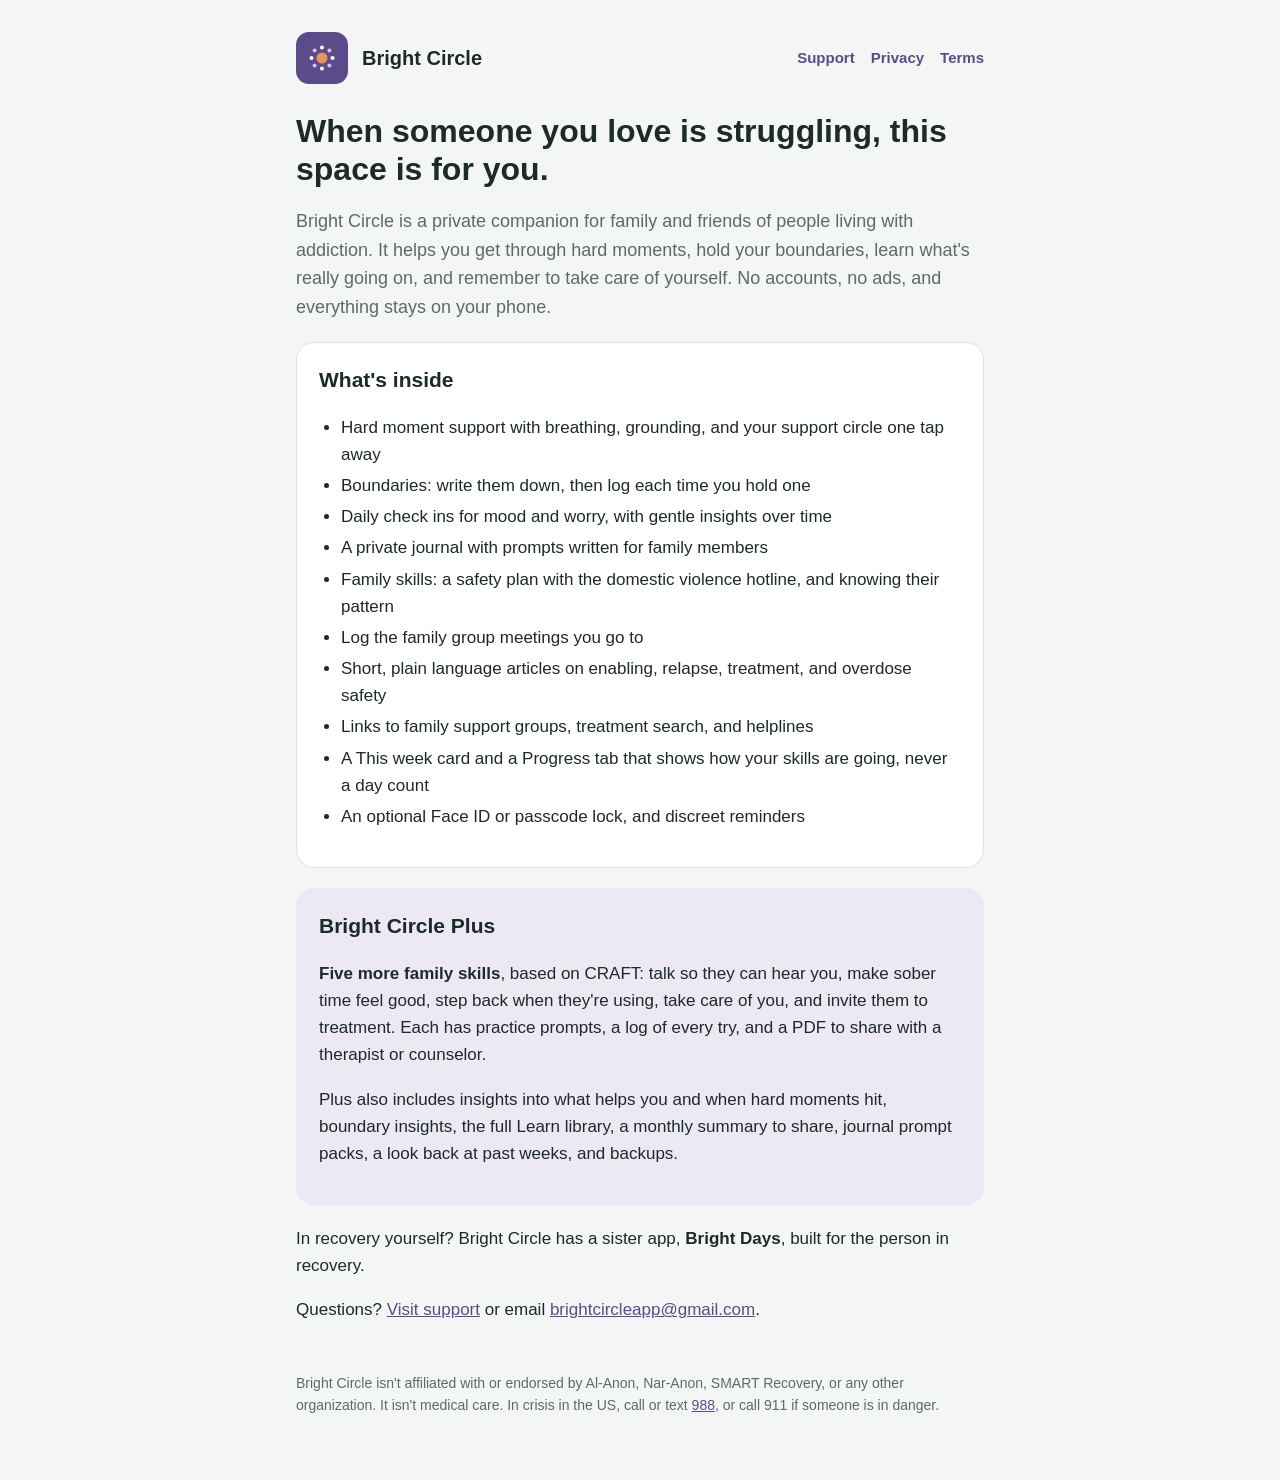
<file: index.html>
<!doctype html>
<html lang="en">
<head>
<meta charset="utf-8">
<meta name="viewport" content="width=device-width, initial-scale=1">
<title>Bright Circle | Support for families and friends</title>
<meta name="description" content="Bright Circle is a private companion for family and friends of people living with addiction. Everything stays on your phone.">
<link rel="stylesheet" href="style.css">
</head>
<body>
<div class="wrap">
  <header>
    <a href="index.html">
      <span class="logo"><svg width="34" height="34" viewBox="0 0 34 34" aria-hidden="true"><circle cx="17" cy="17" r="5.5" fill="#E8955A"/><g fill="#fff"><circle cx="17" cy="6.5" r="2"/><circle cx="17" cy="27.5" r="2"/><circle cx="6.5" cy="17" r="2"/><circle cx="27.5" cy="17" r="2"/></g><g fill="#fff" opacity=".7"><circle cx="9.6" cy="9.6" r="2"/><circle cx="24.4" cy="9.6" r="2"/><circle cx="9.6" cy="24.4" r="2"/><circle cx="24.4" cy="24.4" r="2"/></g></svg></span>
      <span class="brand">Bright Circle</span>
    </a>
    <nav><a href="support.html">Support</a><a href="privacy.html">Privacy</a><a href="terms.html">Terms</a></nav>
  </header>

  <h1>When someone you love is struggling, this space is for you.</h1>
  <p class="lede">Bright Circle is a private companion for family and friends of people living with addiction. It helps you get through hard moments, hold your boundaries, learn what's really going on, and remember to take care of yourself. No accounts, no ads, and everything stays on your phone.</p>

  <div class="card">
    <h2>What's inside</h2>
    <ul>
      <li>Hard moment support with breathing, grounding, and your support circle one tap away</li>
      <li>Boundaries: write them down, then log each time you hold one</li>
      <li>Daily check ins for mood and worry, with gentle insights over time</li>
      <li>A private journal with prompts written for family members</li>
      <li>Family skills: a safety plan with the domestic violence hotline, and knowing their pattern</li>
      <li>Log the family group meetings you go to</li>
      <li>Short, plain language articles on enabling, relapse, treatment, and overdose safety</li>
      <li>Links to family support groups, treatment search, and helplines</li>
      <li>A This week card and a Progress tab that shows how your skills are going, never a day count</li>
      <li>An optional Face ID or passcode lock, and discreet reminders</li>
    </ul>
  </div>

  <div class="card soft">
    <h2>Bright Circle Plus</h2>
    <p><strong>Five more family skills</strong>, based on CRAFT: talk so they can hear you, make sober time feel good, step back when they're using, take care of you, and invite them to treatment. Each has practice prompts, a log of every try, and a PDF to share with a therapist or counselor.</p>
    <p>Plus also includes insights into what helps you and when hard moments hit, boundary insights, the full Learn library, a monthly summary to share, journal prompt packs, a look back at past weeks, and backups.</p>
  </div>

  <p>In recovery yourself? Bright Circle has a sister app, <strong>Bright Days</strong>, built for the person in recovery.</p>

  <p>Questions? <a href="support.html">Visit support</a> or email <a href="mailto:brightcircleapp@gmail.com">brightcircleapp@gmail.com</a>.</p>

  <footer>Bright Circle isn't affiliated with or endorsed by Al-Anon, Nar-Anon, SMART Recovery, or any other organization. It isn't medical care. In crisis in the US, call or text <a href="tel:988">988</a>, or call 911 if someone is in danger.</footer>
</div>
</body>
</html>
</file>
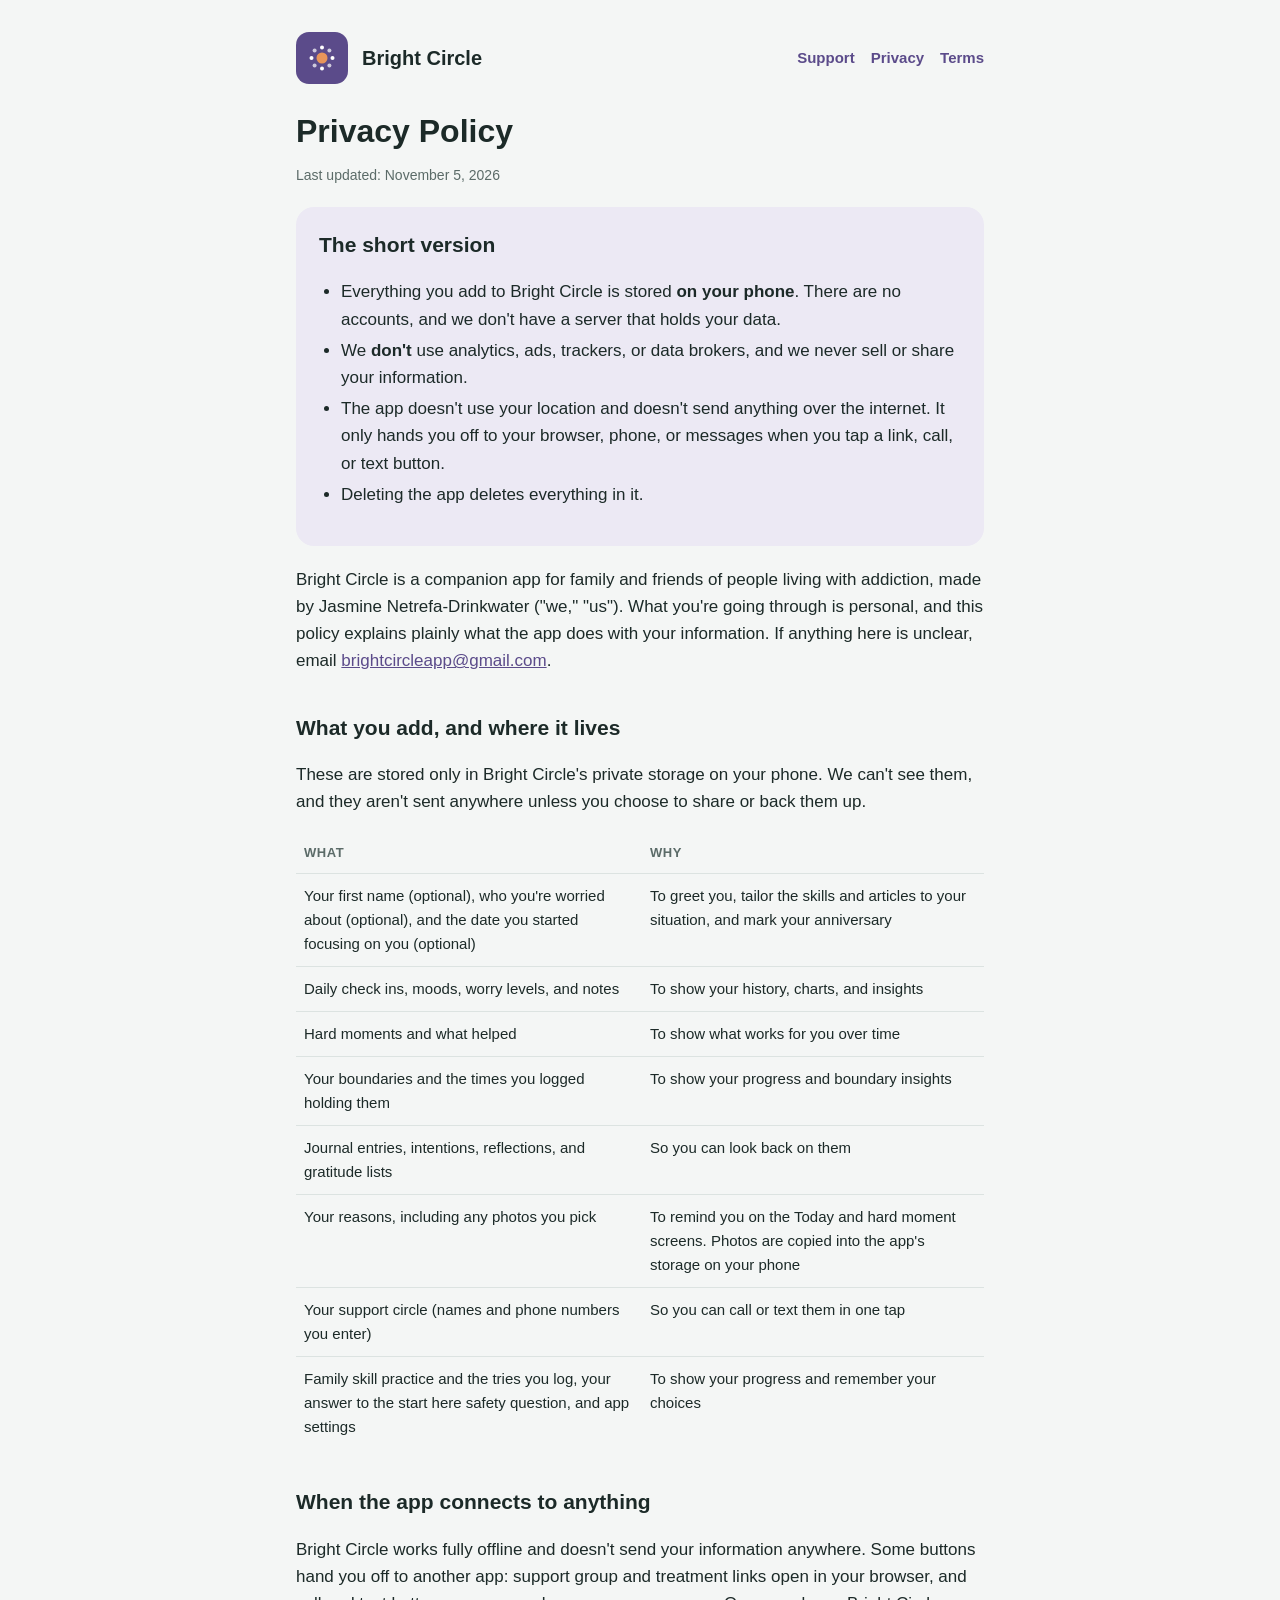
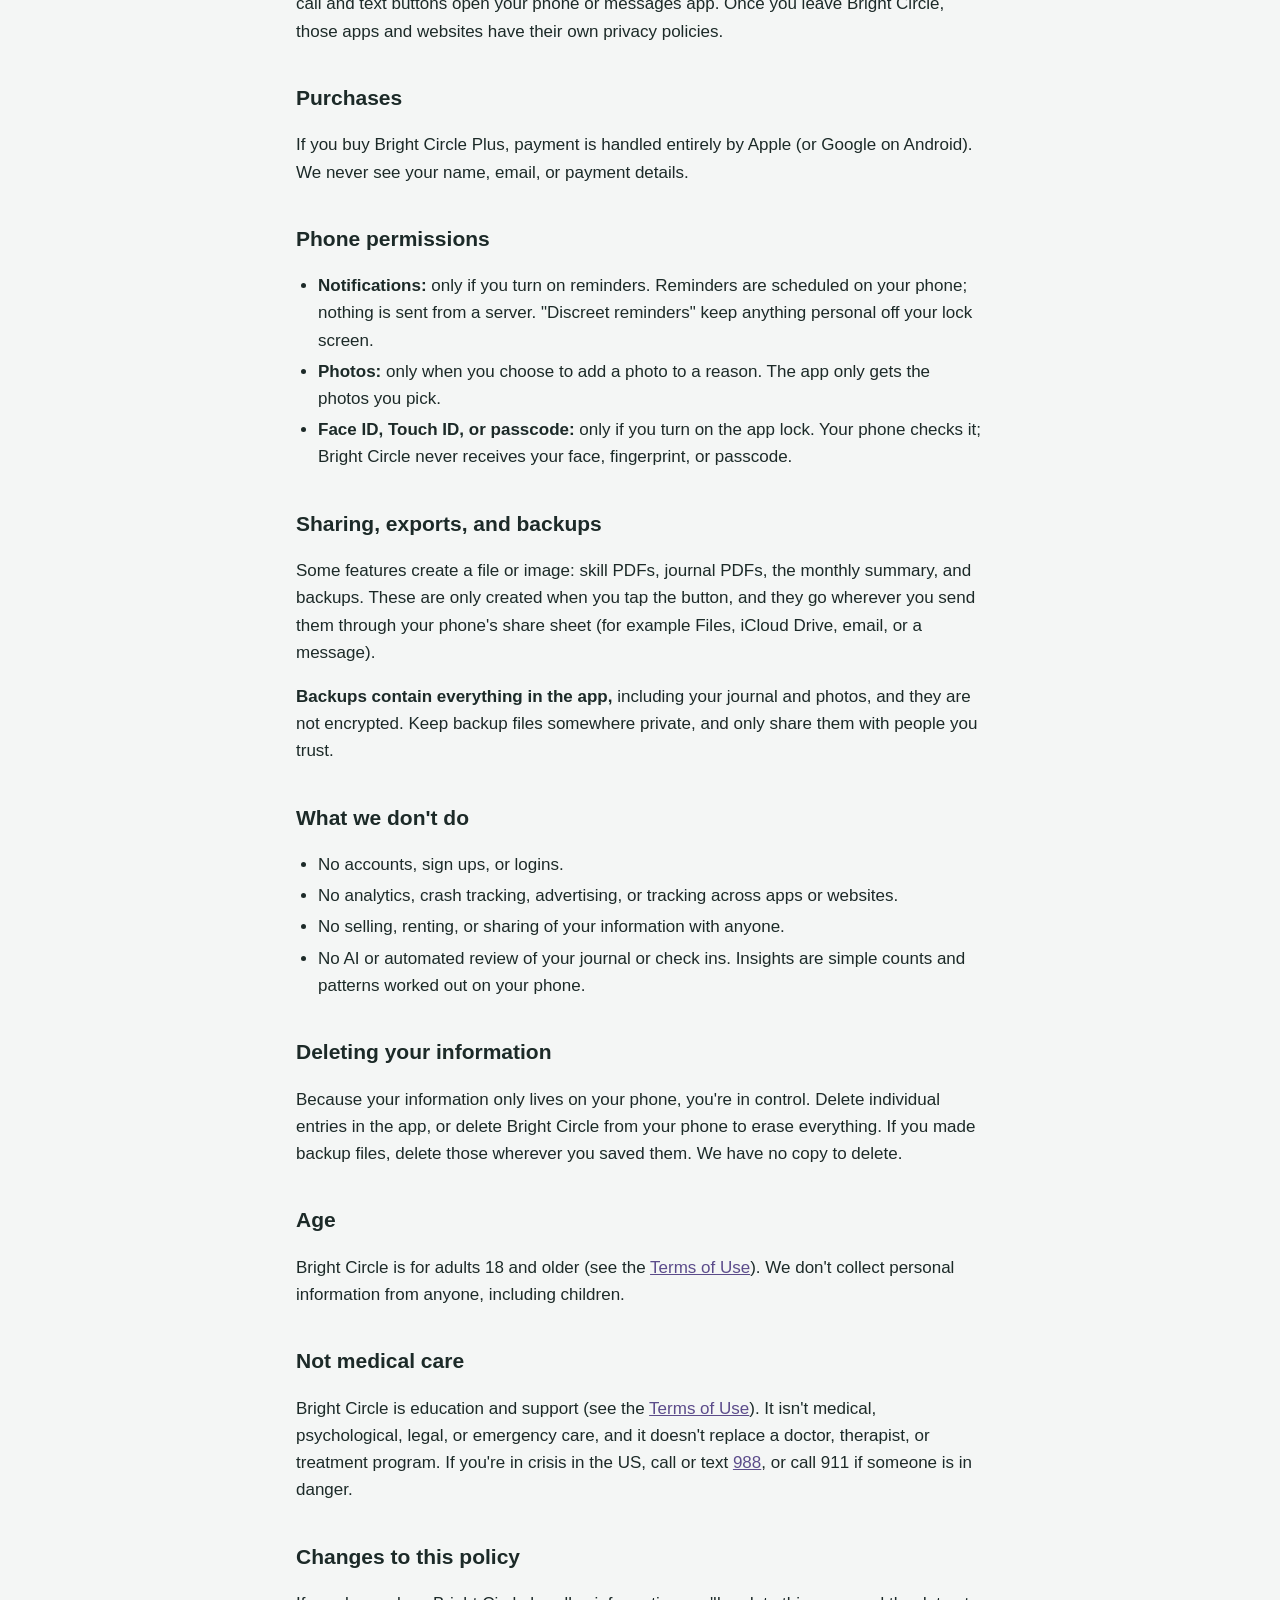
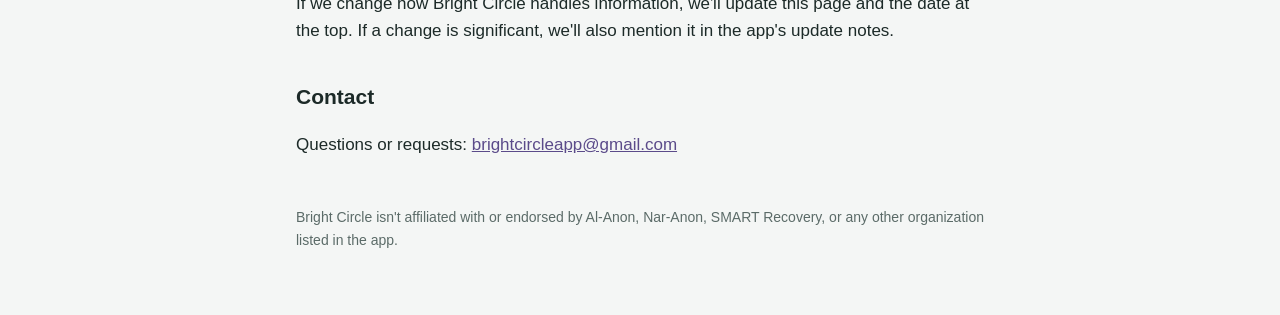
<file: privacy.html>
<!doctype html>
<html lang="en">
<head>
<meta charset="utf-8">
<meta name="viewport" content="width=device-width, initial-scale=1">
<title>Privacy Policy | Bright Circle</title>
<meta name="description" content="How Bright Circle handles your information. Everything you add stays on your phone.">
<link rel="stylesheet" href="style.css">
</head>
<body>
<div class="wrap">
  <header>
    <a href="index.html">
      <span class="logo"><svg width="34" height="34" viewBox="0 0 34 34" aria-hidden="true"><circle cx="17" cy="17" r="5.5" fill="#E8955A"/><g fill="#fff"><circle cx="17" cy="6.5" r="2"/><circle cx="17" cy="27.5" r="2"/><circle cx="6.5" cy="17" r="2"/><circle cx="27.5" cy="17" r="2"/></g><g fill="#fff" opacity=".7"><circle cx="9.6" cy="9.6" r="2"/><circle cx="24.4" cy="9.6" r="2"/><circle cx="9.6" cy="24.4" r="2"/><circle cx="24.4" cy="24.4" r="2"/></g></svg></span>
      <span class="brand">Bright Circle</span>
    </a>
    <nav><a href="support.html">Support</a><a href="privacy.html">Privacy</a><a href="terms.html">Terms</a></nav>
  </header>

  <h1>Privacy Policy</h1>
  <p class="updated">Last updated: November 5, 2026</p>

  <div class="card soft">
    <h2>The short version</h2>
    <ul>
      <li>Everything you add to Bright Circle is stored <strong>on your phone</strong>. There are no accounts, and we don't have a server that holds your data.</li>
      <li>We <strong>don't</strong> use analytics, ads, trackers, or data brokers, and we never sell or share your information.</li>
      <li>The app doesn't use your location and doesn't send anything over the internet. It only hands you off to your browser, phone, or messages when you tap a link, call, or text button.</li>
      <li>Deleting the app deletes everything in it.</li>
    </ul>
  </div>

  <p>Bright Circle is a companion app for family and friends of people living with addiction, made by Jasmine Netrefa-Drinkwater ("we," "us"). What you're going through is personal, and this policy explains plainly what the app does with your information. If anything here is unclear, email <a href="mailto:brightcircleapp@gmail.com">brightcircleapp@gmail.com</a>.</p>

  <h2>What you add, and where it lives</h2>
  <p>These are stored only in Bright Circle's private storage on your phone. We can't see them, and they aren't sent anywhere unless you choose to share or back them up.</p>
  <table>
    <thead><tr><th>What</th><th>Why</th></tr></thead>
    <tbody>
      <tr><td>Your first name (optional), who you're worried about (optional), and the date you started focusing on you (optional)</td><td>To greet you, tailor the skills and articles to your situation, and mark your anniversary</td></tr>
      <tr><td>Daily check ins, moods, worry levels, and notes</td><td>To show your history, charts, and insights</td></tr>
      <tr><td>Hard moments and what helped</td><td>To show what works for you over time</td></tr>
      <tr><td>Your boundaries and the times you logged holding them</td><td>To show your progress and boundary insights</td></tr>
      <tr><td>Journal entries, intentions, reflections, and gratitude lists</td><td>So you can look back on them</td></tr>
      <tr><td>Your reasons, including any photos you pick</td><td>To remind you on the Today and hard moment screens. Photos are copied into the app's storage on your phone</td></tr>
      <tr><td>Your support circle (names and phone numbers you enter)</td><td>So you can call or text them in one tap</td></tr>
      <tr><td>Family skill practice and the tries you log, your answer to the start here safety question, and app settings</td><td>To show your progress and remember your choices</td></tr>
    </tbody>
  </table>

  <h2>When the app connects to anything</h2>
  <p>Bright Circle works fully offline and doesn't send your information anywhere. Some buttons hand you off to another app: support group and treatment links open in your browser, and call and text buttons open your phone or messages app. Once you leave Bright Circle, those apps and websites have their own privacy policies.</p>

  <h2>Purchases</h2>
  <p>If you buy Bright Circle Plus, payment is handled entirely by Apple (or Google on Android). We never see your name, email, or payment details.</p>

  <h2>Phone permissions</h2>
  <ul>
    <li><strong>Notifications:</strong> only if you turn on reminders. Reminders are scheduled on your phone; nothing is sent from a server. "Discreet reminders" keep anything personal off your lock screen.</li>
    <li><strong>Photos:</strong> only when you choose to add a photo to a reason. The app only gets the photos you pick.</li>
    <li><strong>Face ID, Touch ID, or passcode:</strong> only if you turn on the app lock. Your phone checks it; Bright Circle never receives your face, fingerprint, or passcode.</li>
  </ul>

  <h2>Sharing, exports, and backups</h2>
  <p>Some features create a file or image: skill PDFs, journal PDFs, the monthly summary, and backups. These are only created when you tap the button, and they go wherever you send them through your phone's share sheet (for example Files, iCloud Drive, email, or a message).</p>
  <p><strong>Backups contain everything in the app,</strong> including your journal and photos, and they are not encrypted. Keep backup files somewhere private, and only share them with people you trust.</p>

  <h2>What we don't do</h2>
  <ul>
    <li>No accounts, sign ups, or logins.</li>
    <li>No analytics, crash tracking, advertising, or tracking across apps or websites.</li>
    <li>No selling, renting, or sharing of your information with anyone.</li>
    <li>No AI or automated review of your journal or check ins. Insights are simple counts and patterns worked out on your phone.</li>
  </ul>

  <h2>Deleting your information</h2>
  <p>Because your information only lives on your phone, you're in control. Delete individual entries in the app, or delete Bright Circle from your phone to erase everything. If you made backup files, delete those wherever you saved them. We have no copy to delete.</p>

  <h2>Age</h2>
  <p>Bright Circle is for adults 18 and older (see the <a href="terms.html">Terms of Use</a>). We don't collect personal information from anyone, including children.</p>

  <h2>Not medical care</h2>
  <p>Bright Circle is education and support (see the <a href="terms.html">Terms of Use</a>). It isn't medical, psychological, legal, or emergency care, and it doesn't replace a doctor, therapist, or treatment program. If you're in crisis in the US, call or text <a href="tel:988">988</a>, or call 911 if someone is in danger.</p>

  <h2>Changes to this policy</h2>
  <p>If we change how Bright Circle handles information, we'll update this page and the date at the top. If a change is significant, we'll also mention it in the app's update notes.</p>

  <h2>Contact</h2>
  <p>Questions or requests: <a href="mailto:brightcircleapp@gmail.com">brightcircleapp@gmail.com</a></p>

  <footer>Bright Circle isn't affiliated with or endorsed by Al-Anon, Nar-Anon, SMART Recovery, or any other organization listed in the app.</footer>
</div>
</body>
</html>
</file>
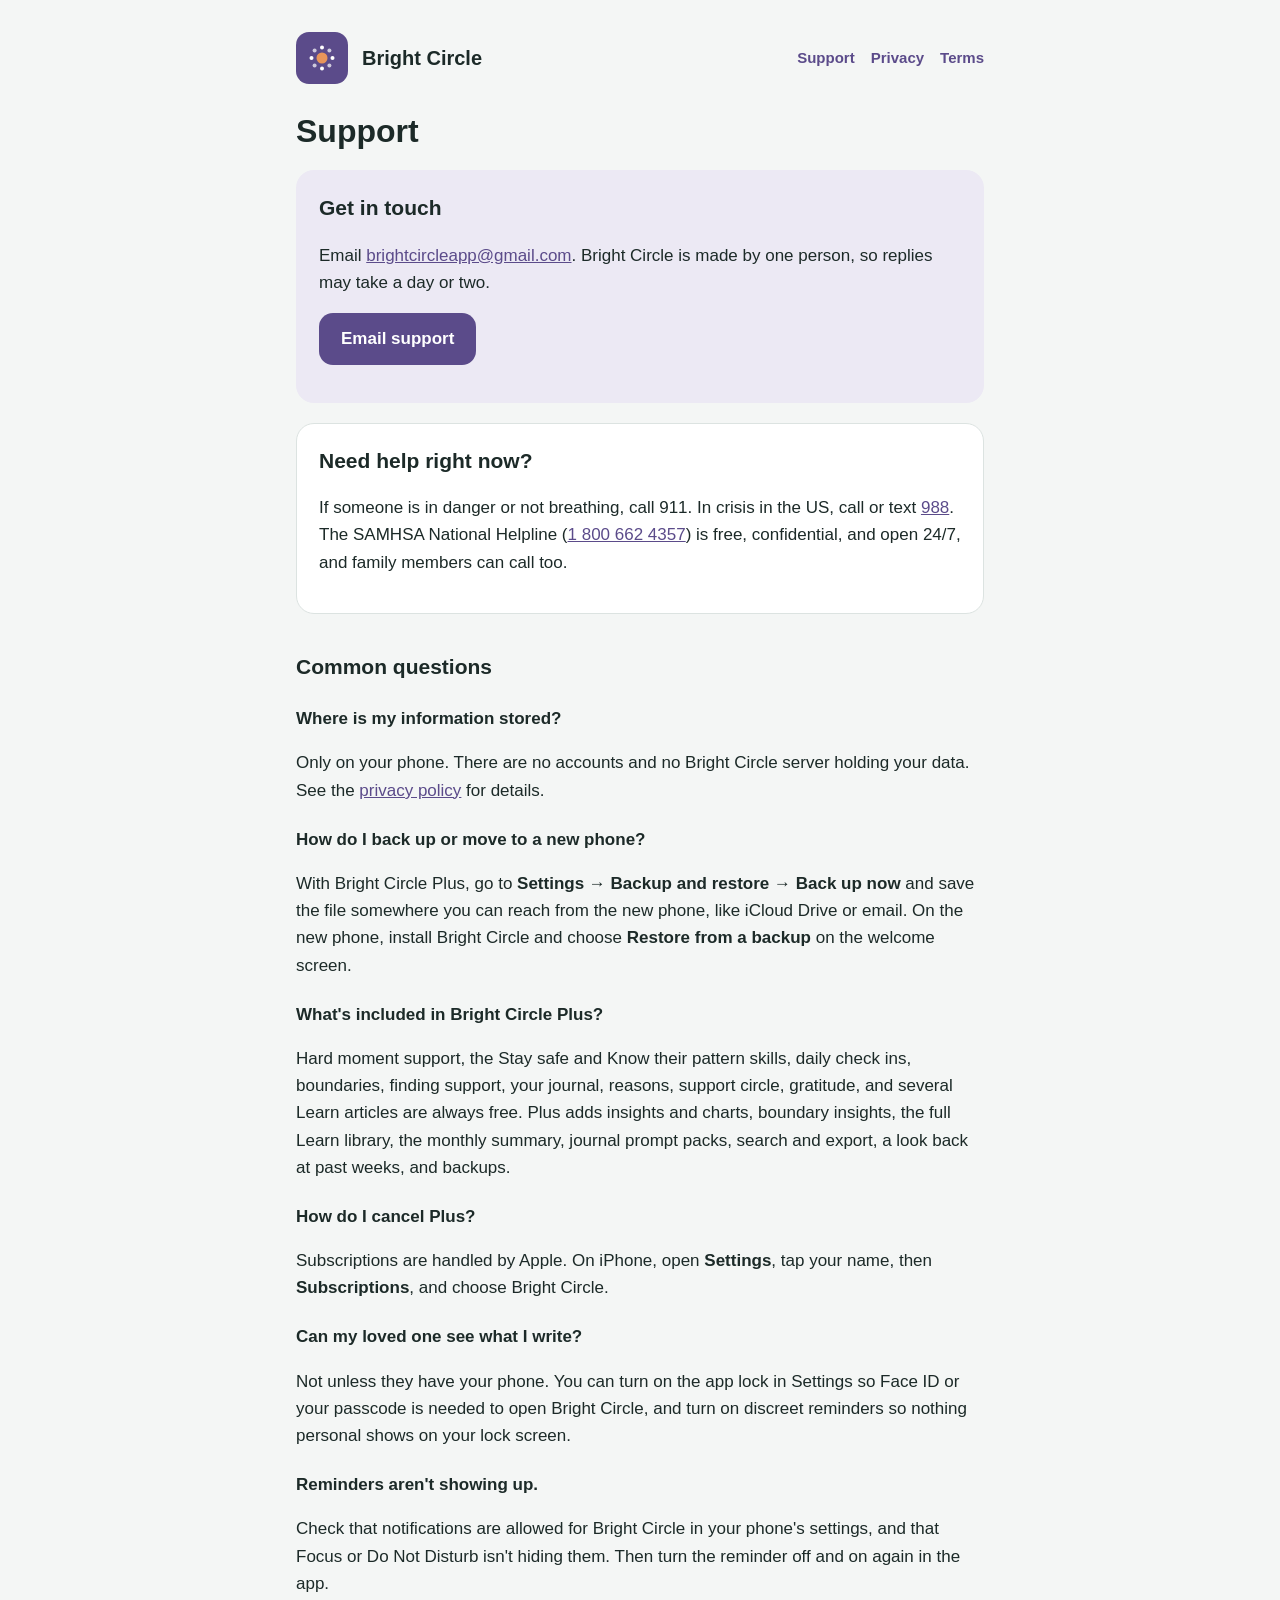
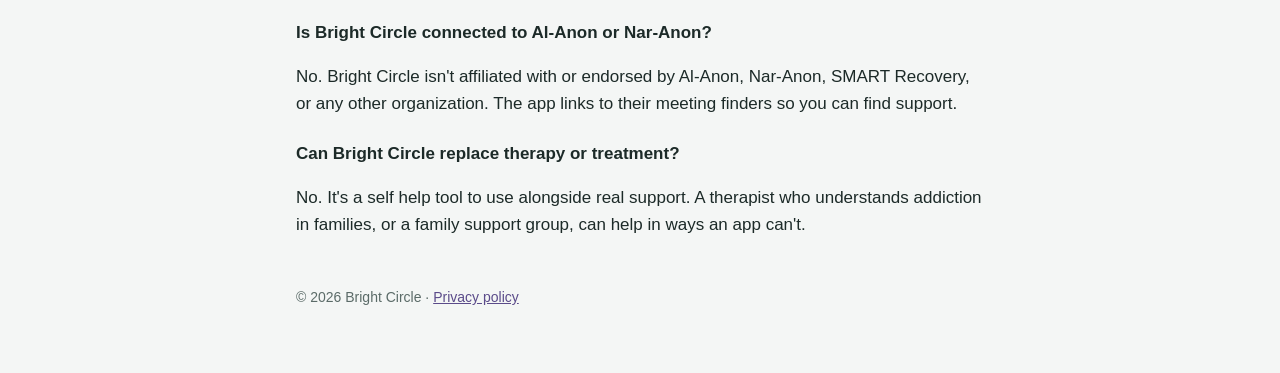
<file: support.html>
<!doctype html>
<html lang="en">
<head>
<meta charset="utf-8">
<meta name="viewport" content="width=device-width, initial-scale=1">
<title>Support | Bright Circle</title>
<meta name="description" content="Help with Bright Circle: backups, Plus, reminders, privacy, and how to reach us.">
<link rel="stylesheet" href="style.css">
</head>
<body>
<div class="wrap">
  <header>
    <a href="index.html">
      <span class="logo"><svg width="34" height="34" viewBox="0 0 34 34" aria-hidden="true"><circle cx="17" cy="17" r="5.5" fill="#E8955A"/><g fill="#fff"><circle cx="17" cy="6.5" r="2"/><circle cx="17" cy="27.5" r="2"/><circle cx="6.5" cy="17" r="2"/><circle cx="27.5" cy="17" r="2"/></g><g fill="#fff" opacity=".7"><circle cx="9.6" cy="9.6" r="2"/><circle cx="24.4" cy="9.6" r="2"/><circle cx="9.6" cy="24.4" r="2"/><circle cx="24.4" cy="24.4" r="2"/></g></svg></span>
      <span class="brand">Bright Circle</span>
    </a>
    <nav><a href="support.html">Support</a><a href="privacy.html">Privacy</a><a href="terms.html">Terms</a></nav>
  </header>

  <h1>Support</h1>

  <div class="card soft">
    <h2>Get in touch</h2>
    <p>Email <a href="mailto:brightcircleapp@gmail.com?subject=Bright%20Circle%20support">brightcircleapp@gmail.com</a>. Bright Circle is made by one person, so replies may take a day or two.</p>
    <p><a class="button" href="mailto:brightcircleapp@gmail.com?subject=Bright%20Circle%20support">Email support</a></p>
  </div>

  <div class="card">
    <h2>Need help right now?</h2>
    <p>If someone is in danger or not breathing, call 911. In crisis in the US, call or text <a href="tel:988">988</a>. The SAMHSA National Helpline (<a href="tel:18006624357">1 800 662 4357</a>) is free, confidential, and open 24/7, and family members can call too.</p>
  </div>

  <h2>Common questions</h2>

  <h3>Where is my information stored?</h3>
  <p>Only on your phone. There are no accounts and no Bright Circle server holding your data. See the <a href="privacy.html">privacy policy</a> for details.</p>

  <h3>How do I back up or move to a new phone?</h3>
  <p>With Bright Circle Plus, go to <strong>Settings → Backup and restore → Back up now</strong> and save the file somewhere you can reach from the new phone, like iCloud Drive or email. On the new phone, install Bright Circle and choose <strong>Restore from a backup</strong> on the welcome screen.</p>

  <h3>What's included in Bright Circle Plus?</h3>
  <p>Hard moment support, the Stay safe and Know their pattern skills, daily check ins, boundaries, finding support, your journal, reasons, support circle, gratitude, and several Learn articles are always free. Plus adds insights and charts, boundary insights, the full Learn library, the monthly summary, journal prompt packs, search and export, a look back at past weeks, and backups.</p>

  <h3>How do I cancel Plus?</h3>
  <p>Subscriptions are handled by Apple. On iPhone, open <strong>Settings</strong>, tap your name, then <strong>Subscriptions</strong>, and choose Bright Circle.</p>

  <h3>Can my loved one see what I write?</h3>
  <p>Not unless they have your phone. You can turn on the app lock in Settings so Face ID or your passcode is needed to open Bright Circle, and turn on discreet reminders so nothing personal shows on your lock screen.</p>

  <h3>Reminders aren't showing up.</h3>
  <p>Check that notifications are allowed for Bright Circle in your phone's settings, and that Focus or Do Not Disturb isn't hiding them. Then turn the reminder off and on again in the app.</p>

  <h3>Is Bright Circle connected to Al-Anon or Nar-Anon?</h3>
  <p>No. Bright Circle isn't affiliated with or endorsed by Al-Anon, Nar-Anon, SMART Recovery, or any other organization. The app links to their meeting finders so you can find support.</p>

  <h3>Can Bright Circle replace therapy or treatment?</h3>
  <p>No. It's a self help tool to use alongside real support. A therapist who understands addiction in families, or a family support group, can help in ways an app can't.</p>

  <footer>© 2026 Bright Circle · <a href="privacy.html">Privacy policy</a></footer>
</div>
</body>
</html>
</file>
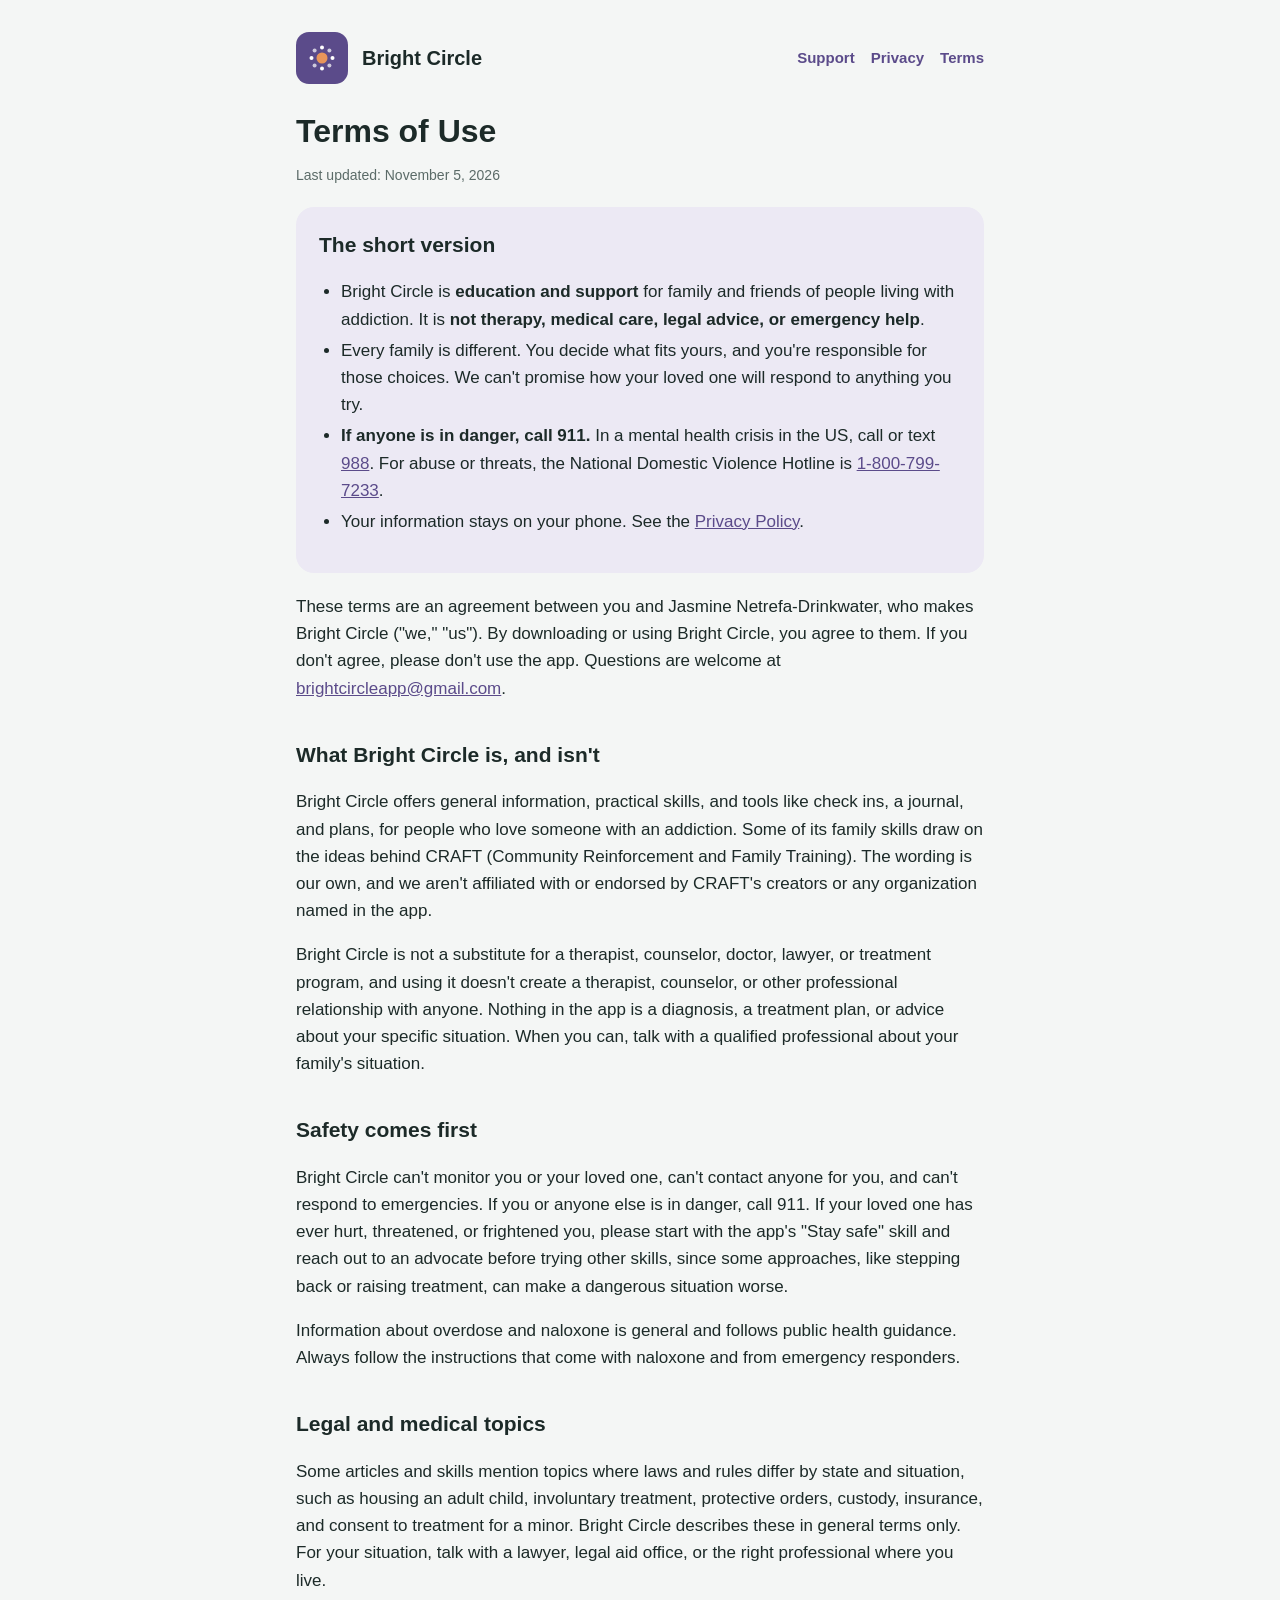
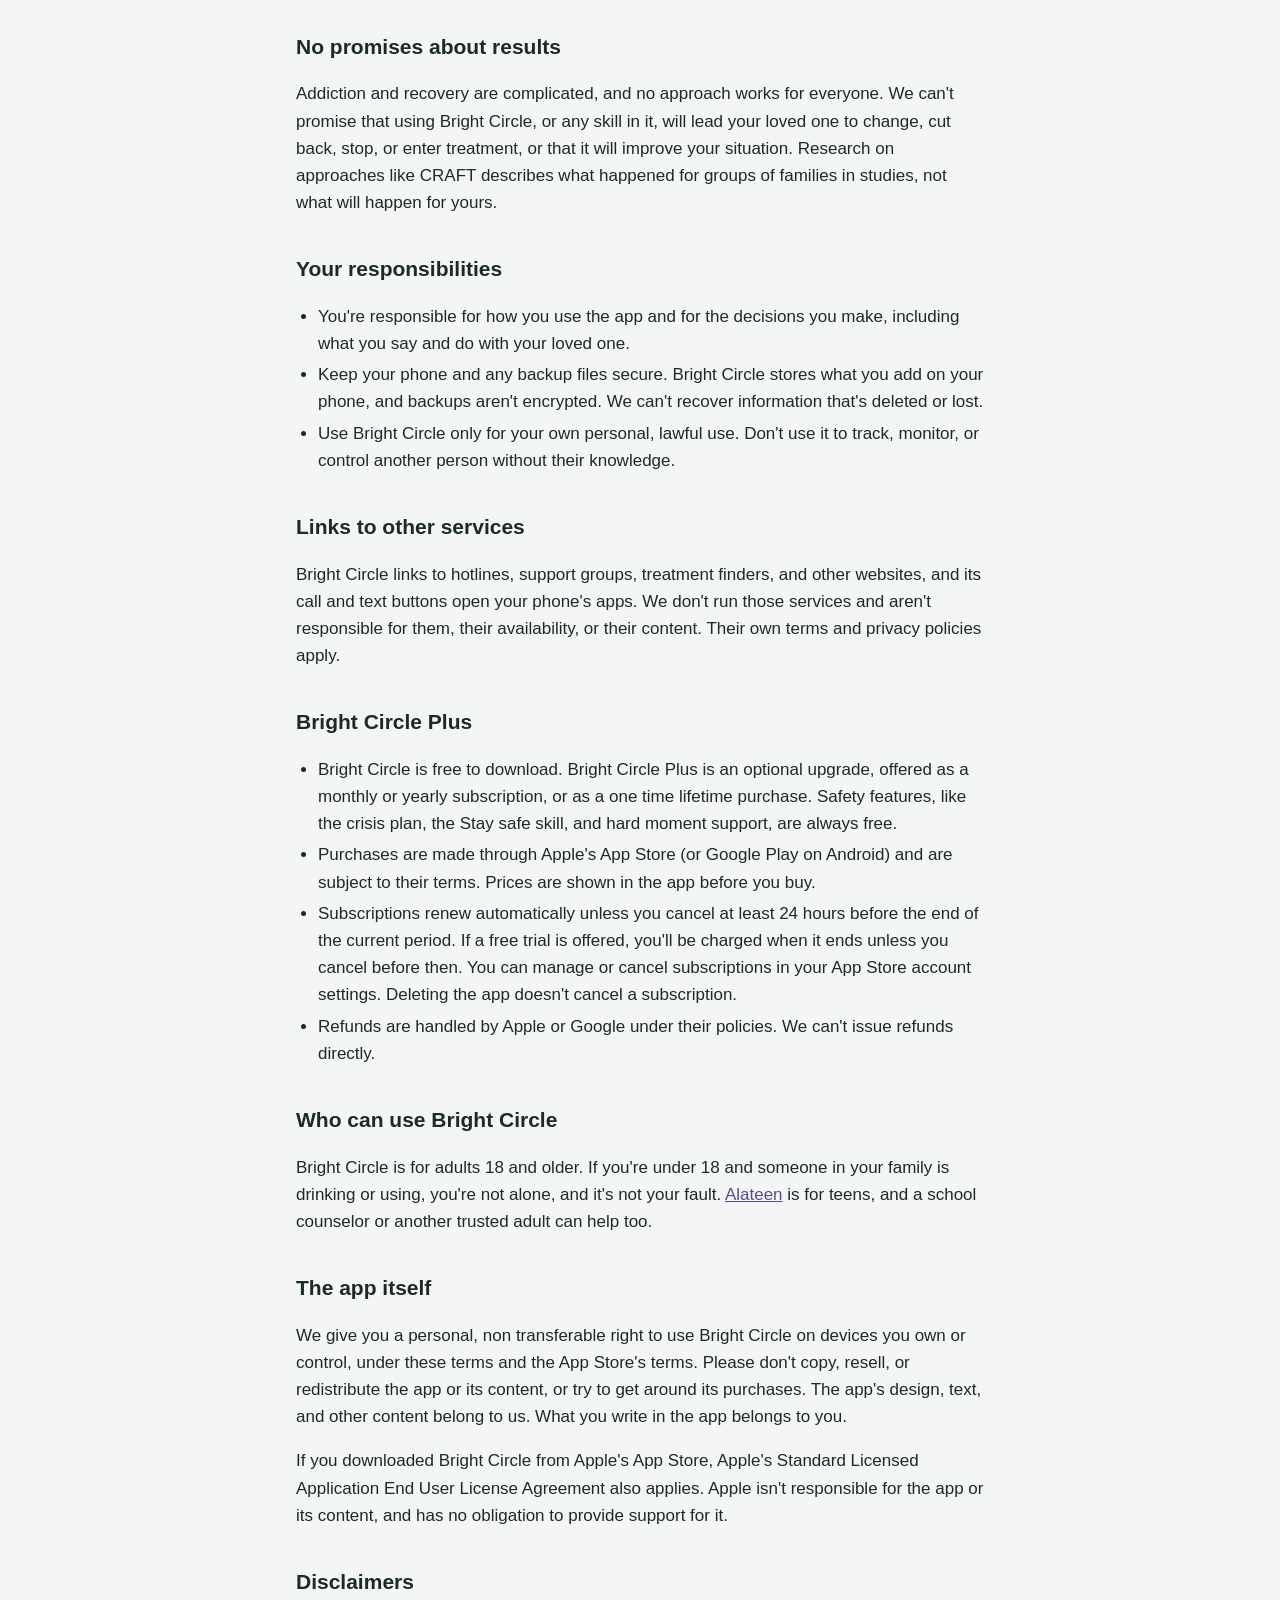
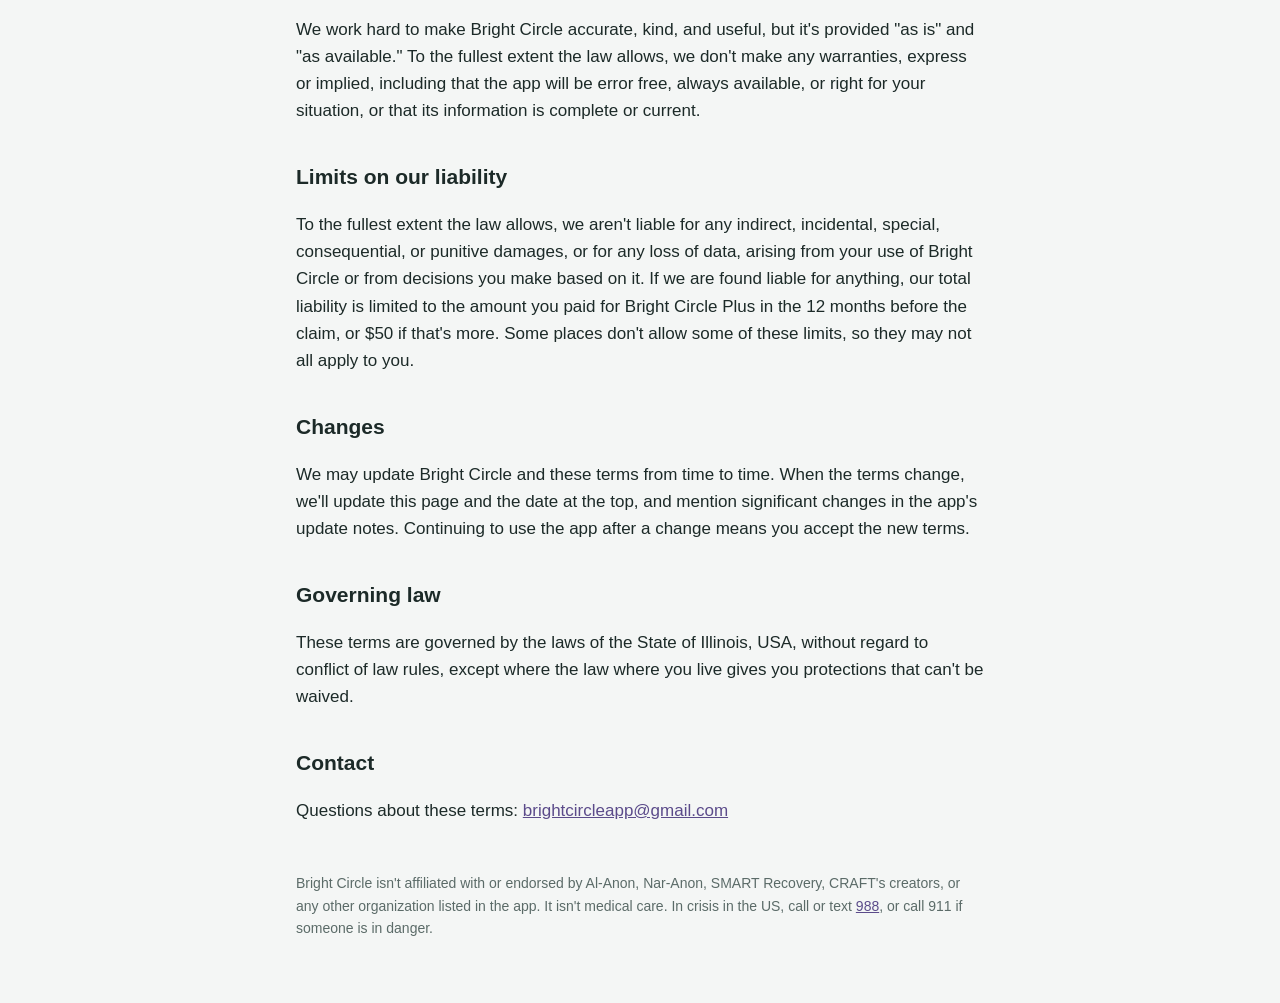
<file: terms.html>
<!doctype html>
<html lang="en">
<head>
<meta charset="utf-8">
<meta name="viewport" content="width=device-width, initial-scale=1">
<title>Terms of Use | Bright Circle</title>
<meta name="description" content="The terms for using Bright Circle. It's education and support, not therapy, medical care, or legal advice.">
<link rel="stylesheet" href="style.css">
<!--
  DRAFT for legal review (Nov 2026). Written in plain language by the app's author, not by a lawyer.
  Before launch, have a lawyer check especially: the disclaimers, the limitation of liability,
  Illinois as the governing law, and whether to add an arbitration clause.
-->
</head>
<body>
<div class="wrap">
  <header>
    <a href="index.html">
      <span class="logo"><svg width="34" height="34" viewBox="0 0 34 34" aria-hidden="true"><circle cx="17" cy="17" r="5.5" fill="#E8955A"/><g fill="#fff"><circle cx="17" cy="6.5" r="2"/><circle cx="17" cy="27.5" r="2"/><circle cx="6.5" cy="17" r="2"/><circle cx="27.5" cy="17" r="2"/></g><g fill="#fff" opacity=".7"><circle cx="9.6" cy="9.6" r="2"/><circle cx="24.4" cy="9.6" r="2"/><circle cx="9.6" cy="24.4" r="2"/><circle cx="24.4" cy="24.4" r="2"/></g></svg></span>
      <span class="brand">Bright Circle</span>
    </a>
    <nav><a href="support.html">Support</a><a href="privacy.html">Privacy</a><a href="terms.html">Terms</a></nav>
  </header>

  <h1>Terms of Use</h1>
  <p class="updated">Last updated: November 5, 2026</p>

  <div class="card soft">
    <h2>The short version</h2>
    <ul>
      <li>Bright Circle is <strong>education and support</strong> for family and friends of people living with addiction. It is <strong>not therapy, medical care, legal advice, or emergency help</strong>.</li>
      <li>Every family is different. You decide what fits yours, and you're responsible for those choices. We can't promise how your loved one will respond to anything you try.</li>
      <li><strong>If anyone is in danger, call 911.</strong> In a mental health crisis in the US, call or text <a href="tel:988">988</a>. For abuse or threats, the National Domestic Violence Hotline is <a href="tel:18007997233">1-800-799-7233</a>.</li>
      <li>Your information stays on your phone. See the <a href="privacy.html">Privacy Policy</a>.</li>
    </ul>
  </div>

  <p>These terms are an agreement between you and Jasmine Netrefa-Drinkwater, who makes Bright Circle ("we," "us"). By downloading or using Bright Circle, you agree to them. If you don't agree, please don't use the app. Questions are welcome at <a href="mailto:brightcircleapp@gmail.com">brightcircleapp@gmail.com</a>.</p>

  <h2>What Bright Circle is, and isn't</h2>
  <p>Bright Circle offers general information, practical skills, and tools like check ins, a journal, and plans, for people who love someone with an addiction. Some of its family skills draw on the ideas behind CRAFT (Community Reinforcement and Family Training). The wording is our own, and we aren't affiliated with or endorsed by CRAFT's creators or any organization named in the app.</p>
  <p>Bright Circle is not a substitute for a therapist, counselor, doctor, lawyer, or treatment program, and using it doesn't create a therapist, counselor, or other professional relationship with anyone. Nothing in the app is a diagnosis, a treatment plan, or advice about your specific situation. When you can, talk with a qualified professional about your family's situation.</p>

  <h2>Safety comes first</h2>
  <p>Bright Circle can't monitor you or your loved one, can't contact anyone for you, and can't respond to emergencies. If you or anyone else is in danger, call 911. If your loved one has ever hurt, threatened, or frightened you, please start with the app's "Stay safe" skill and reach out to an advocate before trying other skills, since some approaches, like stepping back or raising treatment, can make a dangerous situation worse.</p>
  <p>Information about overdose and naloxone is general and follows public health guidance. Always follow the instructions that come with naloxone and from emergency responders.</p>

  <h2>Legal and medical topics</h2>
  <p>Some articles and skills mention topics where laws and rules differ by state and situation, such as housing an adult child, involuntary treatment, protective orders, custody, insurance, and consent to treatment for a minor. Bright Circle describes these in general terms only. For your situation, talk with a lawyer, legal aid office, or the right professional where you live.</p>

  <h2>No promises about results</h2>
  <p>Addiction and recovery are complicated, and no approach works for everyone. We can't promise that using Bright Circle, or any skill in it, will lead your loved one to change, cut back, stop, or enter treatment, or that it will improve your situation. Research on approaches like CRAFT describes what happened for groups of families in studies, not what will happen for yours.</p>

  <h2>Your responsibilities</h2>
  <ul>
    <li>You're responsible for how you use the app and for the decisions you make, including what you say and do with your loved one.</li>
    <li>Keep your phone and any backup files secure. Bright Circle stores what you add on your phone, and backups aren't encrypted. We can't recover information that's deleted or lost.</li>
    <li>Use Bright Circle only for your own personal, lawful use. Don't use it to track, monitor, or control another person without their knowledge.</li>
  </ul>

  <h2>Links to other services</h2>
  <p>Bright Circle links to hotlines, support groups, treatment finders, and other websites, and its call and text buttons open your phone's apps. We don't run those services and aren't responsible for them, their availability, or their content. Their own terms and privacy policies apply.</p>

  <h2>Bright Circle Plus</h2>
  <ul>
    <li>Bright Circle is free to download. Bright Circle Plus is an optional upgrade, offered as a monthly or yearly subscription, or as a one time lifetime purchase. Safety features, like the crisis plan, the Stay safe skill, and hard moment support, are always free.</li>
    <li>Purchases are made through Apple's App Store (or Google Play on Android) and are subject to their terms. Prices are shown in the app before you buy.</li>
    <li>Subscriptions renew automatically unless you cancel at least 24 hours before the end of the current period. If a free trial is offered, you'll be charged when it ends unless you cancel before then. You can manage or cancel subscriptions in your App Store account settings. Deleting the app doesn't cancel a subscription.</li>
    <li>Refunds are handled by Apple or Google under their policies. We can't issue refunds directly.</li>
  </ul>

  <h2>Who can use Bright Circle</h2>
  <p>Bright Circle is for adults 18 and older. If you're under 18 and someone in your family is drinking or using, you're not alone, and it's not your fault. <a href="https://al-anon.org/al-anon-meetings/find-an-alateen-meeting/">Alateen</a> is for teens, and a school counselor or another trusted adult can help too.</p>

  <h2>The app itself</h2>
  <p>We give you a personal, non transferable right to use Bright Circle on devices you own or control, under these terms and the App Store's terms. Please don't copy, resell, or redistribute the app or its content, or try to get around its purchases. The app's design, text, and other content belong to us. What you write in the app belongs to you.</p>
  <p>If you downloaded Bright Circle from Apple's App Store, Apple's Standard Licensed Application End User License Agreement also applies. Apple isn't responsible for the app or its content, and has no obligation to provide support for it.</p>

  <h2>Disclaimers</h2>
  <p>We work hard to make Bright Circle accurate, kind, and useful, but it's provided "as is" and "as available." To the fullest extent the law allows, we don't make any warranties, express or implied, including that the app will be error free, always available, or right for your situation, or that its information is complete or current.</p>

  <h2>Limits on our liability</h2>
  <p>To the fullest extent the law allows, we aren't liable for any indirect, incidental, special, consequential, or punitive damages, or for any loss of data, arising from your use of Bright Circle or from decisions you make based on it. If we are found liable for anything, our total liability is limited to the amount you paid for Bright Circle Plus in the 12 months before the claim, or $50 if that's more. Some places don't allow some of these limits, so they may not all apply to you.</p>

  <h2>Changes</h2>
  <p>We may update Bright Circle and these terms from time to time. When the terms change, we'll update this page and the date at the top, and mention significant changes in the app's update notes. Continuing to use the app after a change means you accept the new terms.</p>

  <h2>Governing law</h2>
  <p>These terms are governed by the laws of the State of Illinois, USA, without regard to conflict of law rules, except where the law where you live gives you protections that can't be waived.</p>

  <h2>Contact</h2>
  <p>Questions about these terms: <a href="mailto:brightcircleapp@gmail.com">brightcircleapp@gmail.com</a></p>

  <footer>Bright Circle isn't affiliated with or endorsed by Al-Anon, Nar-Anon, SMART Recovery, CRAFT's creators, or any other organization listed in the app. It isn't medical care. In crisis in the US, call or text <a href="tel:988">988</a>, or call 911 if someone is in danger.</footer>
</div>
</body>
</html>
</file>
<file: style.css>
:root {
  --teal: #5B4B8A;
  --teal-soft: #ECE9F4;
  --apricot: #E8955A;
  --ink: #1C2A28;
  --muted: #5B6B68;
  --ground: #F4F6F5;
  --card: #FFFFFF;
  --border: #DCE3E1;
}
* { box-sizing: border-box; }
html { -webkit-text-size-adjust: 100%; }
body {
  margin: 0;
  background: var(--ground);
  color: var(--ink);
  font: 17px/1.6 -apple-system, BlinkMacSystemFont, "Segoe UI", Roboto, Helvetica, Arial, sans-serif;
}
.wrap { max-width: 720px; margin: 0 auto; padding: 32px 16px 64px; }
header { display: flex; align-items: center; gap: 14px; margin-bottom: 28px; }
header a { display: flex; align-items: center; gap: 14px; color: inherit; text-decoration: none; }
.logo { width: 52px; height: 52px; border-radius: 13px; background: var(--teal); display: grid; place-items: center; flex: none; }
.brand { font-weight: 800; font-size: 20px; }
nav { margin-left: auto; display: flex; gap: 16px; font-size: 15px; }
nav a { color: var(--teal); font-weight: 700; text-decoration: none; }
h1 { font-size: 32px; line-height: 1.2; margin: 0 0 8px; }
h2 { font-size: 21px; margin: 36px 0 8px; }
h3 { font-size: 17px; margin: 22px 0 4px; }
p, li { color: var(--ink); }
.lede { color: var(--muted); font-size: 18px; }
.updated { color: var(--muted); font-size: 14px; }
a { color: var(--teal); }
.card { background: var(--card); border: 1px solid var(--border); border-radius: 18px; padding: 20px 22px; margin: 20px 0; }
.card.soft { background: var(--teal-soft); border-color: transparent; }
.card.crisis { background: #FBEFE6; border-color: transparent; }
.card h2, .card h3 { margin-top: 0; }
ul { padding-left: 22px; }
li { margin: 4px 0; }
table { width: 100%; border-collapse: collapse; font-size: 15px; }
th, td { text-align: left; vertical-align: top; padding: 10px 8px; border-top: 1px solid var(--border); }
th { color: var(--muted); font-weight: 700; font-size: 13px; text-transform: uppercase; letter-spacing: .04em; border-top: 0; }
.button { display: inline-block; background: var(--teal); color: #fff; font-weight: 700; text-decoration: none; padding: 12px 22px; border-radius: 14px; }
footer { margin-top: 48px; color: var(--muted); font-size: 14px; }
@media (max-width: 520px) {
  header { flex-wrap: wrap; }
  nav { margin-left: 0; width: 100%; }
  h1 { font-size: 27px; }
  table, thead, tbody, tr, th, td { display: block; }
  thead { display: none; }
  td { border-top: 0; padding: 2px 0; }
  tr { border-top: 1px solid var(--border); padding: 10px 0; }
  td:first-child { font-weight: 700; }
}
</file>
